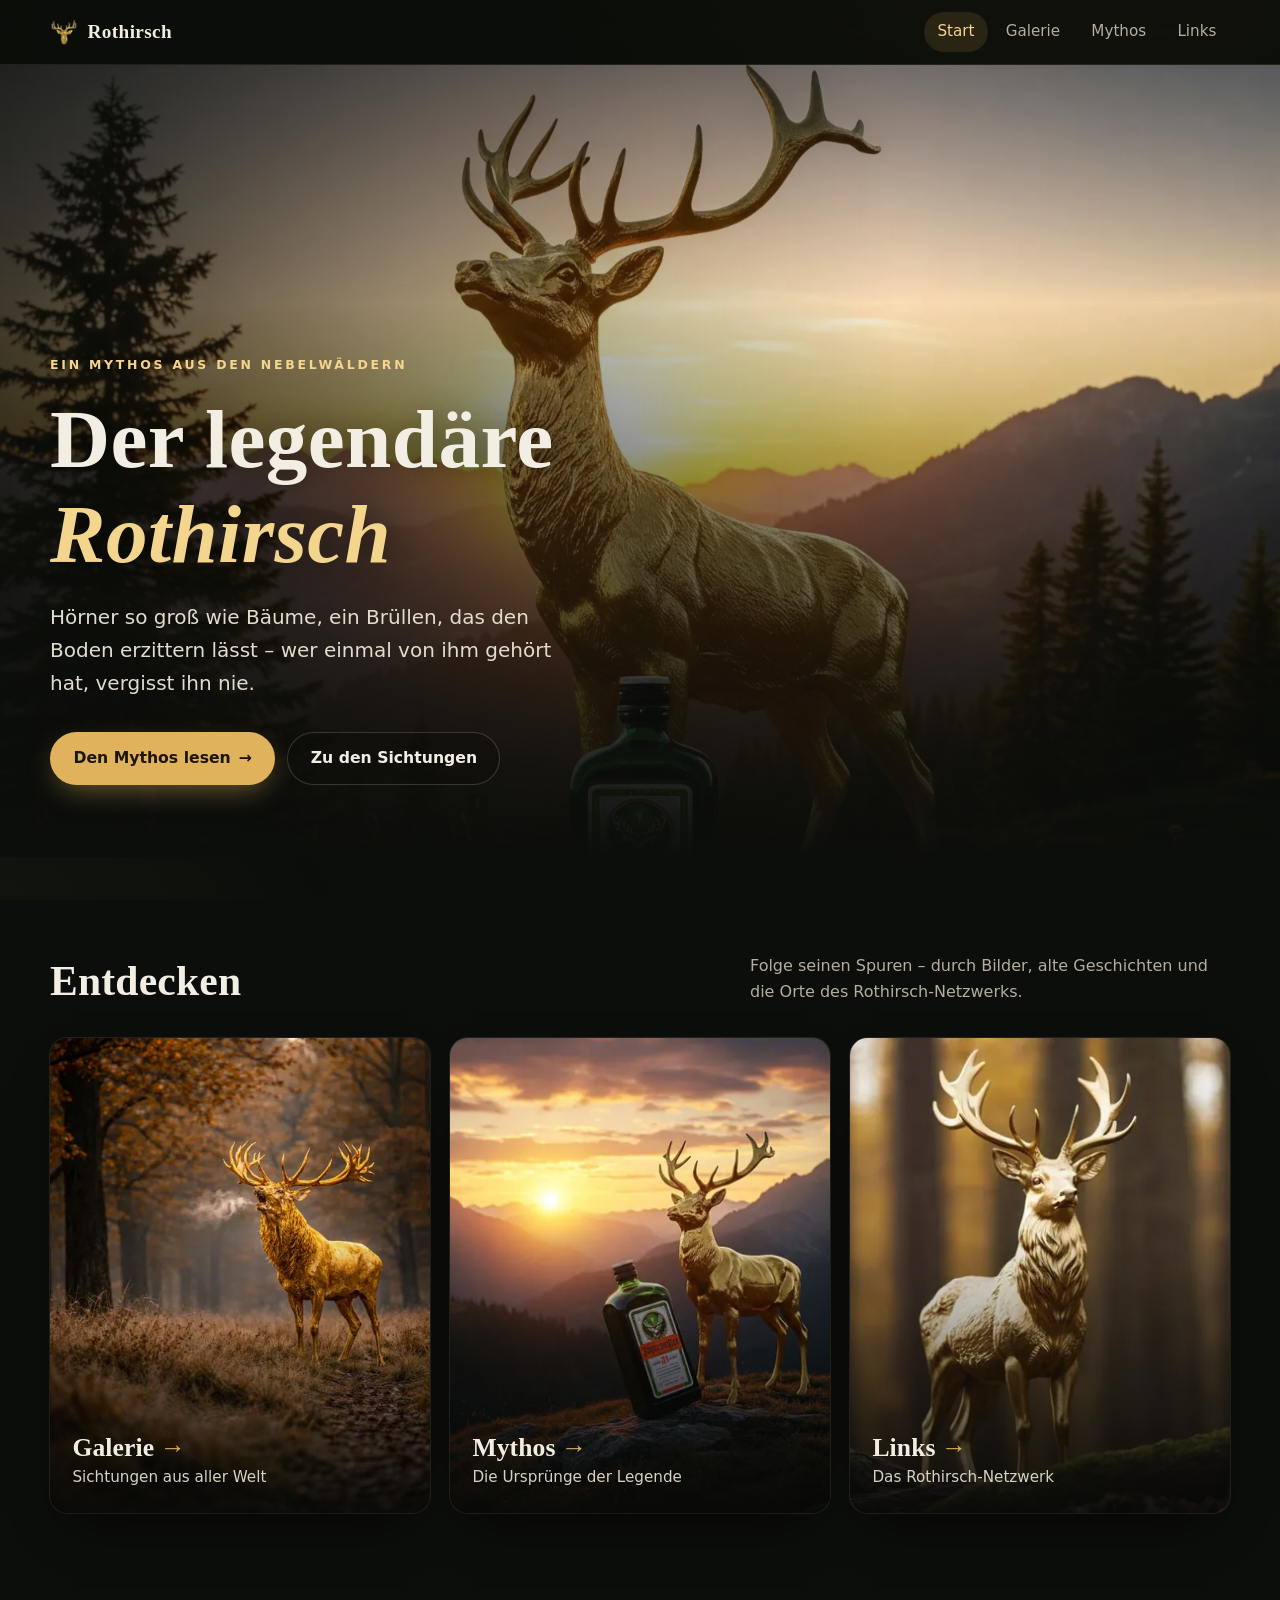
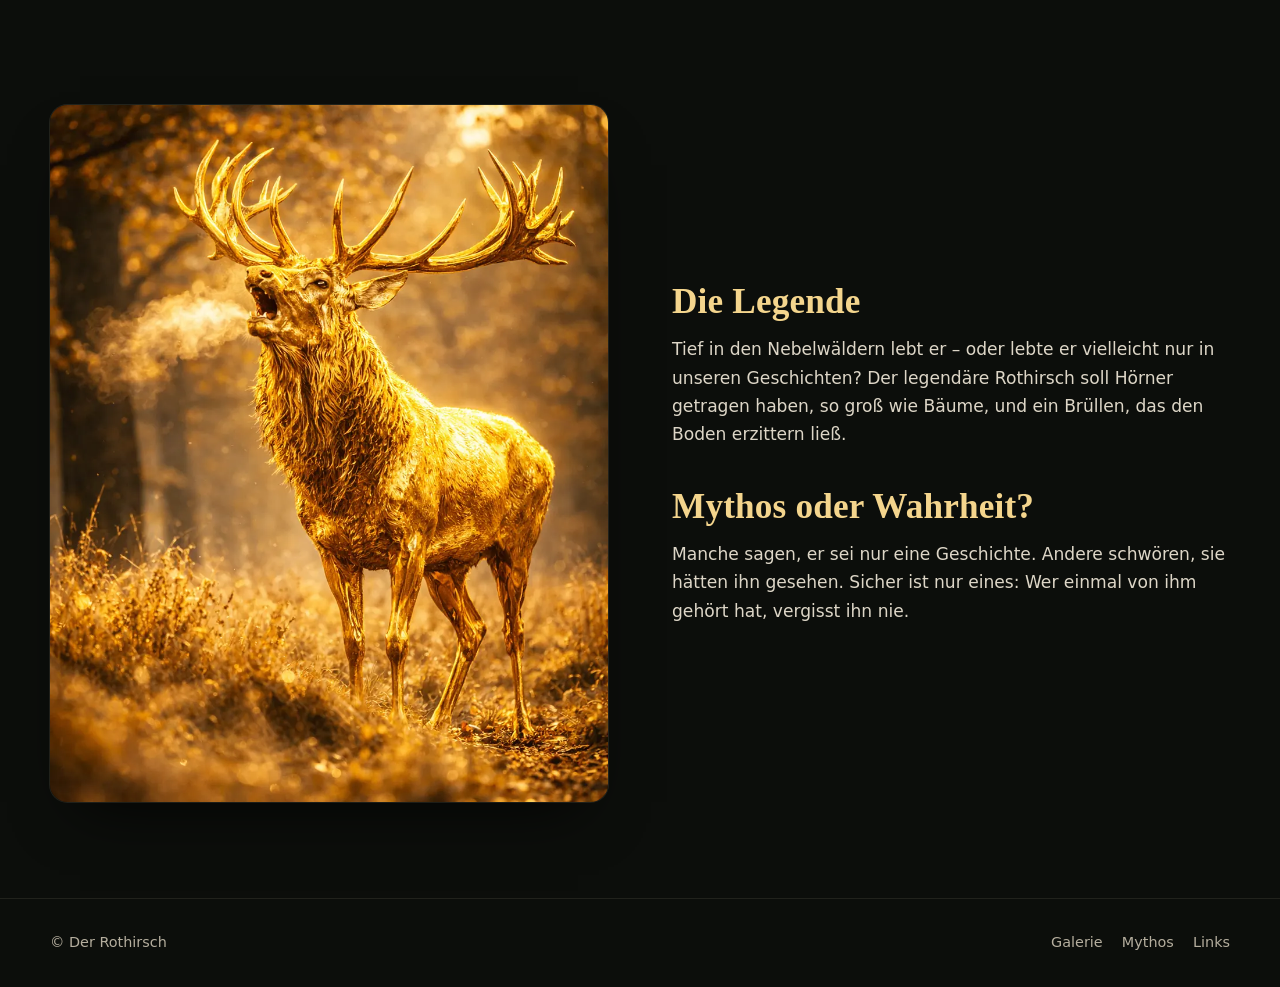
<file: index.html>
<!DOCTYPE html>
<html lang="de">
<head>
  <meta charset="UTF-8">
  <meta name="viewport" content="width=device-width, initial-scale=1">
  <title>Der legendäre Rothirsch</title>
  <meta name="description" content="Tief in den Nebelwäldern lebt er – oder nur in unseren Geschichten? Die Legende, Sichtungen und der Mythos des legendären Rothirschs.">
  <meta name="theme-color" content="#0c0e0b">
  <link rel="canonical" href="https://www.rothirsch.net/">
  <meta property="og:type" content="website">
  <meta property="og:title" content="Der legendäre Rothirsch">
  <meta property="og:description" content="Die Legende, Sichtungen und der Mythos des legendären Rothirschs.">
  <meta property="og:url" content="https://www.rothirsch.net/">
  <meta property="og:image" content="https://www.rothirsch.net/images/opt/og.jpg">
  <meta name="twitter:card" content="summary_large_image">
  <link rel="icon" href="favicon.png" type="image/png">
  <link rel="apple-touch-icon" href="images/opt/apple-touch-icon.png">
  <link rel="preload" as="image" type="image/webp" fetchpriority="high"
        imagesrcset="images/opt/rothirsch1-480.webp 480w, images/opt/rothirsch1-960.webp 960w, images/opt/rothirsch1-1600.webp 1600w" imagesizes="100vw">
  <link rel="stylesheet" href="style.css">
  <script>document.documentElement.classList.add('js')</script>
  <script src="site.js" defer></script>
</head>
<body>
  <a class="skip" href="#main">Zum Inhalt springen</a>

  <header class="site-header">
    <div class="wrap">
      <a class="brand" href="index.html"><img src="images/opt/favicon-32.png" width="28" height="28" alt="">Rothirsch</a>
      <nav class="nav" aria-label="Hauptnavigation">
        <a href="index.html" aria-current="page">Start</a>
        <a href="gallery.html">Galerie</a>
        <a href="myth.html">Mythos</a>
        <a href="hub.html">Links</a>
      </nav>
    </div>
  </header>

  <main id="main">
    <section class="hero">
      <div class="hero-bg">
        <img src="images/opt/rothirsch1-1600.webp"
             srcset="images/opt/rothirsch1-480.webp 480w, images/opt/rothirsch1-960.webp 960w, images/opt/rothirsch1-1600.webp 1600w"
             sizes="100vw" width="1600" height="1600" fetchpriority="high" decoding="async"
             alt="Der goldene Rothirsch auf einer Bergwiese bei Sonnenuntergang">
      </div>
      <div class="wrap">
        <div class="hero-content">
          <span class="eyebrow">Ein Mythos aus den Nebelwäldern</span>
          <h1>Der legendäre <em>Rothirsch</em></h1>
          <p class="lead">Hörner so groß wie Bäume, ein Brüllen, das den Boden erzittern lässt – wer einmal von ihm gehört hat, vergisst ihn nie.</p>
          <div class="actions">
            <a class="btn btn-primary" href="myth.html">Den Mythos lesen <span aria-hidden="true">→</span></a>
            <a class="btn btn-ghost" href="gallery.html">Zu den Sichtungen</a>
          </div>
        </div>
      </div>
    </section>

    <section class="section" aria-labelledby="explore">
      <div class="wrap">
        <div class="section-head reveal">
          <h2 id="explore">Entdecken</h2>
          <p>Folge seinen Spuren – durch Bilder, alte Geschichten und die Orte des Rothirsch-Netzwerks.</p>
        </div>
        <div class="tiles">
          <a class="tile reveal" href="gallery.html">
            <img src="images/opt/rothirsch5-480.webp" srcset="images/opt/rothirsch5-480.webp 480w, images/opt/rothirsch5-960.webp 960w"
                 sizes="(max-width: 600px) 100vw, 380px" width="480" height="720" loading="lazy" decoding="async"
                 alt="Rothirsch im herbstlichen Wald">
            <div class="tile-body"><h3>Galerie<span class="arrow" aria-hidden="true">→</span></h3><p>Sichtungen aus aller Welt</p></div>
          </a>
          <a class="tile reveal" href="myth.html">
            <img src="images/opt/rothirsch3-480.webp" srcset="images/opt/rothirsch3-480.webp 480w, images/opt/rothirsch3-960.webp 960w"
                 sizes="(max-width: 600px) 100vw, 380px" width="480" height="480" loading="lazy" decoding="async"
                 alt="Der Wächter des Waldes im Abendlicht">
            <div class="tile-body"><h3>Mythos<span class="arrow" aria-hidden="true">→</span></h3><p>Die Ursprünge der Legende</p></div>
          </a>
          <a class="tile reveal" href="hub.html">
            <img src="images/opt/rothirsch2-480.webp" srcset="images/opt/rothirsch2-480.webp 480w, images/opt/rothirsch2-960.webp 703w"
                 sizes="(max-width: 600px) 100vw, 380px" width="480" height="481" loading="lazy" decoding="async"
                 alt="Rothirsch zwischen hohen Bäumen">
            <div class="tile-body"><h3>Links<span class="arrow" aria-hidden="true">→</span></h3><p>Das Rothirsch-Netzwerk</p></div>
          </a>
        </div>
      </div>
    </section>

    <section class="section" aria-labelledby="legende">
      <div class="wrap split">
        <figure class="reveal">
          <img src="images/opt/rothirsch4-480.webp" srcset="images/opt/rothirsch4-480.webp 480w, images/opt/rothirsch4-960.webp 960w"
               sizes="(max-width: 700px) 100vw, 560px" width="480" height="720" loading="lazy" decoding="async"
               alt="Röhrender Rothirsch im goldenen Morgenlicht">
        </figure>
        <div class="prose reveal">
          <h2 id="legende">Die Legende</h2>
          <p>Tief in den Nebelwäldern lebt er – oder lebte er vielleicht nur in unseren Geschichten? Der legendäre Rothirsch soll Hörner getragen haben, so groß wie Bäume, und ein Brüllen, das den Boden erzittern ließ.</p>
          <h2>Mythos oder Wahrheit?</h2>
          <p>Manche sagen, er sei nur eine Geschichte. Andere schwören, sie hätten ihn gesehen. Sicher ist nur eines: Wer einmal von ihm gehört hat, vergisst ihn nie.</p>
        </div>
      </div>
    </section>
  </main>

  <footer class="site-footer">
    <div class="wrap">
      <span>© Der Rothirsch</span>
      <nav aria-label="Fußzeile">
        <a href="gallery.html">Galerie</a>
        <a href="myth.html">Mythos</a>
        <a href="hub.html">Links</a>
      </nav>
    </div>
  </footer>
</body>
</html>
</file>
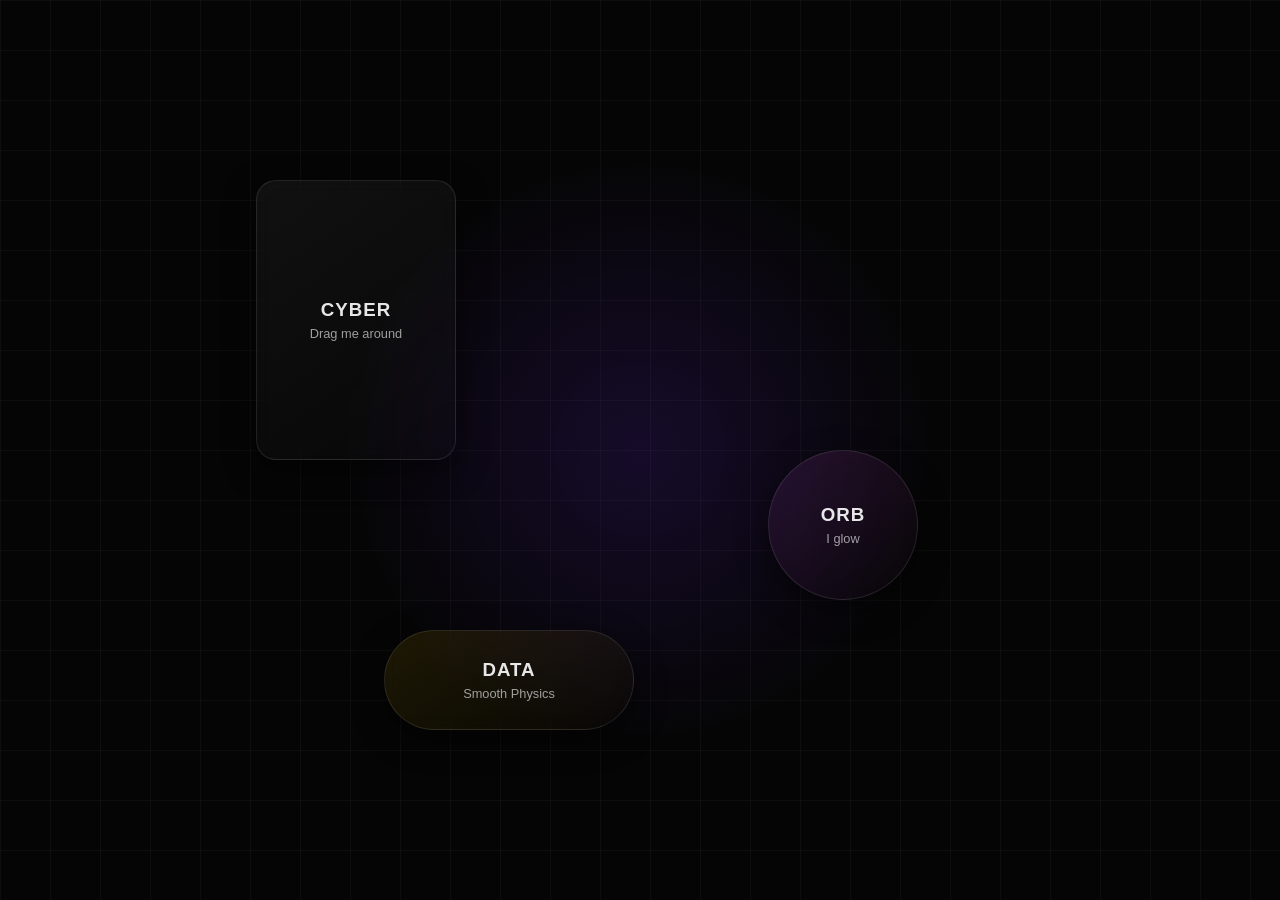
<file: tests/index.html>
<!DOCTYPE html>
<html lang="en">
<head>
    <meta charset="UTF-8">
    <meta name="viewport" content="width=device-width, initial-scale=1.0">
    <title>Neon Drag Interface</title>
    <style>
        /* --- 1. Reset & Base Styles --- */
        * {
            box-sizing: border-box;
            margin: 0;
            padding: 0;
            user-select: none; /* Prevents highlighting text while dragging */
        }

        body {
            height: 100vh;
            width: 100vw;
            overflow: hidden;
            background-color: #050505;
            font-family: 'Segoe UI', sans-serif;
            display: flex;
            justify-content: center;
            align-items: center;
            color: white;
        }

        /* --- 2. Background Grid & Atmosphere --- */
        .background {
            position: absolute;
            top: 0;
            left: 0;
            width: 100%;
            height: 100%;
            background-image: 
                linear-gradient(rgba(255, 255, 255, 0.03) 1px, transparent 1px),
                linear-gradient(90deg, rgba(255, 255, 255, 0.03) 1px, transparent 1px);
            background-size: 50px 50px;
            z-index: -1;
        }

        /* Ambient Glow in the center */
        .ambient-light {
            position: absolute;
            width: 600px;
            height: 600px;
            background: radial-gradient(circle, rgba(120, 50, 255, 0.15), transparent 70%);
            top: 50%;
            left: 50%;
            transform: translate(-50%, -50%);
            z-index: -1;
            animation: pulse 8s infinite alternate;
        }

        /* --- 3. Draggable Objects --- */
        .draggable {
            position: absolute;
            cursor: grab;
            display: flex;
            justify-content: center;
            align-items: center;
            flex-direction: column;
            backdrop-filter: blur(10px);
            -webkit-backdrop-filter: blur(10px);
            border: 1px solid rgba(255, 255, 255, 0.1);
            box-shadow: 0 10px 30px rgba(0, 0, 0, 0.5);
            transition: transform 0.1s cubic-bezier(0.2, 0.8, 0.2, 1), box-shadow 0.2s, border-color 0.2s;
            will-change: transform;
        }

        /* State: Hover */
        .draggable:hover {
            border-color: rgba(255, 255, 255, 0.3);
            box-shadow: 0 15px 40px rgba(0, 0, 0, 0.6);
            z-index: 100; /* Pop slightly above others */
        }

        /* State: Active (Being Dragged) */
        .draggable.active {
            cursor: grabbing;
            transform: scale(1.05);
            box-shadow: 0 20px 50px rgba(0, 0, 0, 0.8), 0 0 20px var(--glow-color);
            border-color: var(--glow-color);
            z-index: 1000 !important;
        }

        /* Unique Item Styles */
        .card {
            width: 200px;
            height: 280px;
            border-radius: 20px;
            background: linear-gradient(145deg, rgba(255, 255, 255, 0.05), rgba(255, 255, 255, 0.01));
            --glow-color: rgba(0, 255, 255, 0.6);
        }

        .circle {
            width: 150px;
            height: 150px;
            border-radius: 50%;
            background: linear-gradient(145deg, rgba(255, 100, 255, 0.1), rgba(255, 100, 255, 0.01));
            --glow-color: rgba(255, 0, 255, 0.6);
        }

        .pill {
            width: 250px;
            height: 100px;
            border-radius: 50px;
            background: linear-gradient(145deg, rgba(255, 200, 0, 0.1), rgba(255, 200, 0, 0.01));
            --glow-color: rgba(255, 200, 0, 0.6);
        }

        /* Text Styling inside items */
        h3 { font-weight: 600; letter-spacing: 1px; margin-bottom: 5px; opacity: 0.9; }
        p { font-size: 0.8rem; opacity: 0.6; }

        /* --- 4. Animations --- */
        @keyframes pulse {
            0% { opacity: 0.5; transform: translate(-50%, -50%) scale(1); }
            100% { opacity: 0.8; transform: translate(-50%, -50%) scale(1.2); }
        }

        /* Initial Floating Animation (paused when dragging) */
        @keyframes float {
            0% { margin-top: 0px; }
            50% { margin-top: -15px; }
            100% { margin-top: 0px; }
        }

        .draggable .content {
            animation: float 6s ease-in-out infinite;
            pointer-events: none; /* Clicks pass through to the parent */
            text-align: center;
        }

        .draggable.active .content {
            animation-play-state: paused;
        }

    </style>
</head>
<body>

    <div class="background"></div>
    <div class="ambient-light"></div>

    <div class="draggable card" style="top: 20%; left: 20%;">
        <div class="content">
            <h3>CYBER</h3>
            <p>Drag me around</p>
        </div>
    </div>

    <div class="draggable circle" style="top: 50%; left: 60%;">
        <div class="content">
            <h3>ORB</h3>
            <p>I glow</p>
        </div>
    </div>

    <div class="draggable pill" style="top: 70%; left: 30%;">
        <div class="content">
            <h3>DATA</h3>
            <p>Smooth Physics</p>
        </div>
    </div>

    <script>
        // --- JavaScript Logic ---

        const draggables = document.querySelectorAll('.draggable');
        let activeItem = null;
        let initialX, initialY;
        let currentX, currentY;
        let xOffset = 0, yOffset = 0;

        draggables.forEach(item => {
            // Mouse Events
            item.addEventListener('mousedown', dragStart);
            
            // Touch Events (Mobile)
            item.addEventListener('touchstart', dragStart);
        });

        // Add global listeners to body so dragging doesn't break if you move mouse fast
        document.body.addEventListener('mouseup', dragEnd);
        document.body.addEventListener('touchend', dragEnd);
        document.body.addEventListener('mousemove', drag);
        document.body.addEventListener('touchmove', drag);

        function dragStart(e) {
            if (e.type === "touchstart") {
                initialX = e.touches[0].clientX - xOffset;
                initialY = e.touches[0].clientY - yOffset;
            } else {
                initialX = e.clientX - xOffset;
                initialY = e.clientY - yOffset;
            }

            activeItem = e.currentTarget;
            
            // Get current transform values if they exist
            // This logic is simplified; for a robust app, we would parse the matrix
            // But here we reset offsets based on the element's current computed style position
            // To make "pickup and drop" work seamlessly, we calculate the offset relative to the element rect
            
            const rect = activeItem.getBoundingClientRect();
            
            if (e.type === "touchstart") {
               xOffset = e.touches[0].clientX - rect.left;
               yOffset = e.touches[0].clientY - rect.top;
            } else {
               xOffset = e.clientX - rect.left;
               yOffset = e.clientY - rect.top;
            }
            
            activeItem.classList.add('active');
        }

        function dragEnd(e) {
            if (activeItem) {
                activeItem.classList.remove('active');
                activeItem = null;
            }
        }

        function drag(e) {
            if (activeItem) {
                e.preventDefault();
                
                let clientX, clientY;

                if (e.type === "touchmove") {
                    clientX = e.touches[0].clientX;
                    clientY = e.touches[0].clientY;
                } else {
                    clientX = e.clientX;
                    clientY = e.clientY;
                }

                // Calculate new position
                const newX = clientX - xOffset;
                const newY = clientY - yOffset;

                // Apply new position
                activeItem.style.left = `${newX}px`;
                activeItem.style.top = `${newY}px`;
            }
        }
    </script>
</body>
</html>
</file>
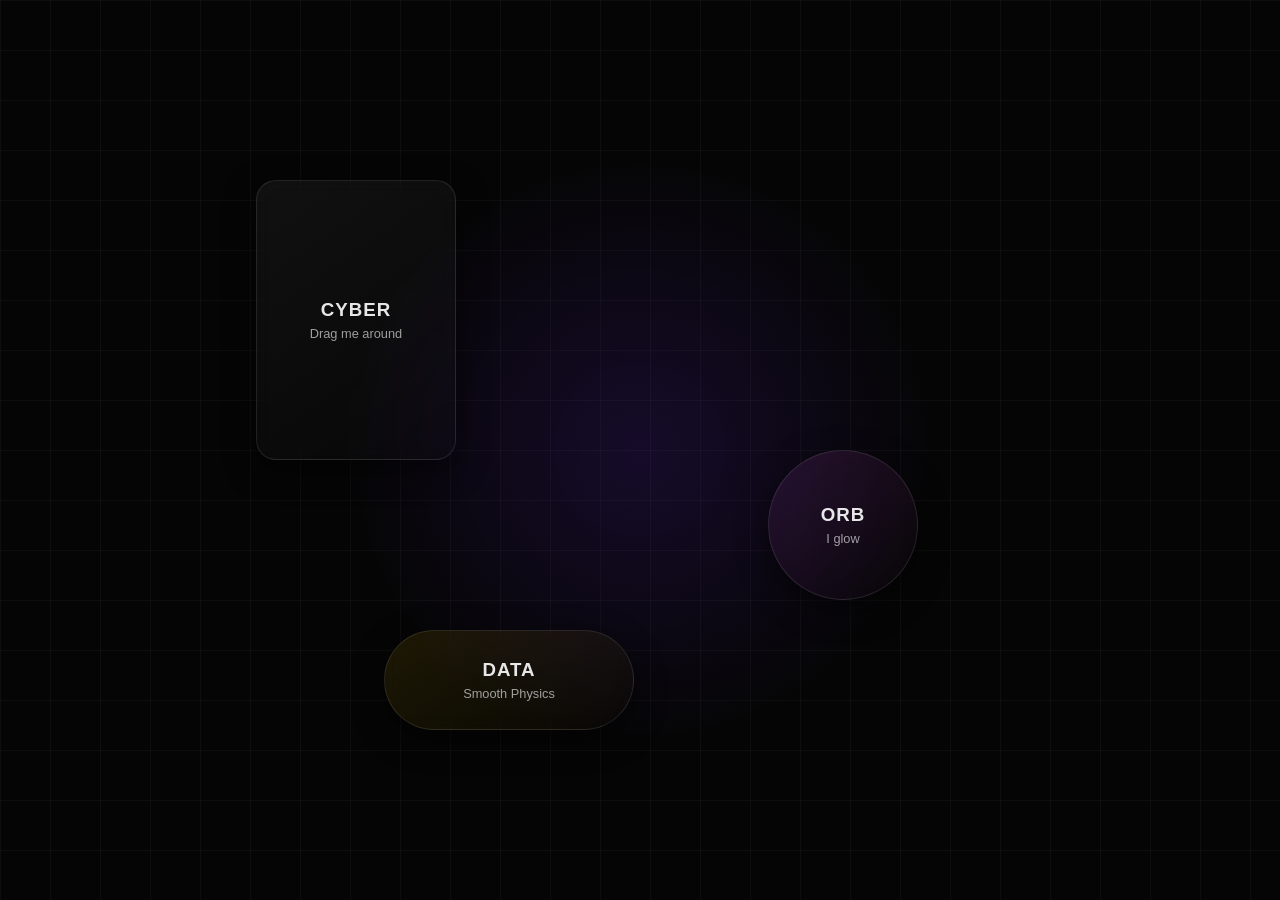
<file: forms_tests.html>
<!DOCTYPE html>
<html lang="en">
<head>
    <meta charset="UTF-8">
    <meta name="viewport" content="width=device-width, initial-scale=1.0">
    <title>Neon Drag Interface</title>
    <style>
        /* --- 1. Reset & Base Styles --- */
        * {
            box-sizing: border-box;
            margin: 0;
            padding: 0;
            user-select: none; /* Prevents highlighting text while dragging */
        }

        body {
            height: 100vh;
            width: 100vw;
            overflow: hidden;
            background-color: #050505;
            font-family: 'Segoe UI', sans-serif;
            display: flex;
            justify-content: center;
            align-items: center;
            color: white;
        }

        /* --- 2. Background Grid & Atmosphere --- */
        .background {
            position: absolute;
            top: 0;
            left: 0;
            width: 100%;
            height: 100%;
            background-image: 
                linear-gradient(rgba(255, 255, 255, 0.03) 1px, transparent 1px),
                linear-gradient(90deg, rgba(255, 255, 255, 0.03) 1px, transparent 1px);
            background-size: 50px 50px;
            z-index: -1;
        }

        /* Ambient Glow in the center */
        .ambient-light {
            position: absolute;
            width: 600px;
            height: 600px;
            background: radial-gradient(circle, rgba(120, 50, 255, 0.15), transparent 70%);
            top: 50%;
            left: 50%;
            transform: translate(-50%, -50%);
            z-index: -1;
            animation: pulse 8s infinite alternate;
        }

        /* --- 3. Draggable Objects --- */
        .draggable {
            position: absolute;
            cursor: grab;
            display: flex;
            justify-content: center;
            align-items: center;
            flex-direction: column;
            backdrop-filter: blur(10px);
            -webkit-backdrop-filter: blur(10px);
            border: 1px solid rgba(255, 255, 255, 0.1);
            box-shadow: 0 10px 30px rgba(0, 0, 0, 0.5);
            transition: transform 0.1s cubic-bezier(0.2, 0.8, 0.2, 1), box-shadow 0.2s, border-color 0.2s;
            will-change: transform;
        }

        /* State: Hover */
        .draggable:hover {
            border-color: rgba(255, 255, 255, 0.3);
            box-shadow: 0 15px 40px rgba(0, 0, 0, 0.6);
            z-index: 100; /* Pop slightly above others */
        }

        /* State: Active (Being Dragged) */
        .draggable.active {
            cursor: grabbing;
            transform: scale(1.05);
            box-shadow: 0 20px 50px rgba(0, 0, 0, 0.8), 0 0 20px var(--glow-color);
            border-color: var(--glow-color);
            z-index: 1000 !important;
        }

        /* Unique Item Styles */
        .card {
            width: 200px;
            height: 280px;
            border-radius: 20px;
            background: linear-gradient(145deg, rgba(255, 255, 255, 0.05), rgba(255, 255, 255, 0.01));
            --glow-color: rgba(0, 255, 255, 0.6);
        }

        .circle {
            width: 150px;
            height: 150px;
            border-radius: 50%;
            background: linear-gradient(145deg, rgba(255, 100, 255, 0.1), rgba(255, 100, 255, 0.01));
            --glow-color: rgba(255, 0, 255, 0.6);
        }

        .pill {
            width: 250px;
            height: 100px;
            border-radius: 50px;
            background: linear-gradient(145deg, rgba(255, 200, 0, 0.1), rgba(255, 200, 0, 0.01));
            --glow-color: rgba(255, 200, 0, 0.6);
        }

        /* Text Styling inside items */
        h3 { font-weight: 600; letter-spacing: 1px; margin-bottom: 5px; opacity: 0.9; }
        p { font-size: 0.8rem; opacity: 0.6; }

        /* --- 4. Animations --- */
        @keyframes pulse {
            0% { opacity: 0.5; transform: translate(-50%, -50%) scale(1); }
            100% { opacity: 0.8; transform: translate(-50%, -50%) scale(1.2); }
        }

        /* Initial Floating Animation (paused when dragging) */
        @keyframes float {
            0% { margin-top: 0px; }
            50% { margin-top: -15px; }
            100% { margin-top: 0px; }
        }

        .draggable .content {
            animation: float 6s ease-in-out infinite;
            pointer-events: none; /* Clicks pass through to the parent */
            text-align: center;
        }

        .draggable.active .content {
            animation-play-state: paused;
        }

    </style>
</head>
<body>

    <div class="background"></div>
    <div class="ambient-light"></div>

    <div class="draggable card" style="top: 20%; left: 20%;">
        <div class="content">
            <h3>CYBER</h3>
            <p>Drag me around</p>
        </div>
    </div>

    <div class="draggable circle" style="top: 50%; left: 60%;">
        <div class="content">
            <h3>ORB</h3>
            <p>I glow</p>
        </div>
    </div>

    <div class="draggable pill" style="top: 70%; left: 30%;">
        <div class="content">
            <h3>DATA</h3>
            <p>Smooth Physics</p>
        </div>
    </div>

    <script>
        // --- JavaScript Logic ---

        const draggables = document.querySelectorAll('.draggable');
        let activeItem = null;
        let initialX, initialY;
        let currentX, currentY;
        let xOffset = 0, yOffset = 0;

        draggables.forEach(item => {
            // Mouse Events
            item.addEventListener('mousedown', dragStart);
            
            // Touch Events (Mobile)
            item.addEventListener('touchstart', dragStart);
        });

        // Add global listeners to body so dragging doesn't break if you move mouse fast
        document.body.addEventListener('mouseup', dragEnd);
        document.body.addEventListener('touchend', dragEnd);
        document.body.addEventListener('mousemove', drag);
        document.body.addEventListener('touchmove', drag);

        function dragStart(e) {
            if (e.type === "touchstart") {
                initialX = e.touches[0].clientX - xOffset;
                initialY = e.touches[0].clientY - yOffset;
            } else {
                initialX = e.clientX - xOffset;
                initialY = e.clientY - yOffset;
            }

            activeItem = e.currentTarget;
            
            // Get current transform values if they exist
            // This logic is simplified; for a robust app, we would parse the matrix
            // But here we reset offsets based on the element's current computed style position
            // To make "pickup and drop" work seamlessly, we calculate the offset relative to the element rect
            
            const rect = activeItem.getBoundingClientRect();
            
            if (e.type === "touchstart") {
               xOffset = e.touches[0].clientX - rect.left;
               yOffset = e.touches[0].clientY - rect.top;
            } else {
               xOffset = e.clientX - rect.left;
               yOffset = e.clientY - rect.top;
            }
            
            activeItem.classList.add('active');
        }

        function dragEnd(e) {
            if (activeItem) {
                activeItem.classList.remove('active');
                activeItem = null;
            }
        }

        function drag(e) {
            if (activeItem) {
                e.preventDefault();
                
                let clientX, clientY;

                if (e.type === "touchmove") {
                    clientX = e.touches[0].clientX;
                    clientY = e.touches[0].clientY;
                } else {
                    clientX = e.clientX;
                    clientY = e.clientY;
                }

                // Calculate new position
                const newX = clientX - xOffset;
                const newY = clientY - yOffset;

                // Apply new position
                activeItem.style.left = `${newX}px`;
                activeItem.style.top = `${newY}px`;
            }
        }
    </script>
</body>
</html>
</file>
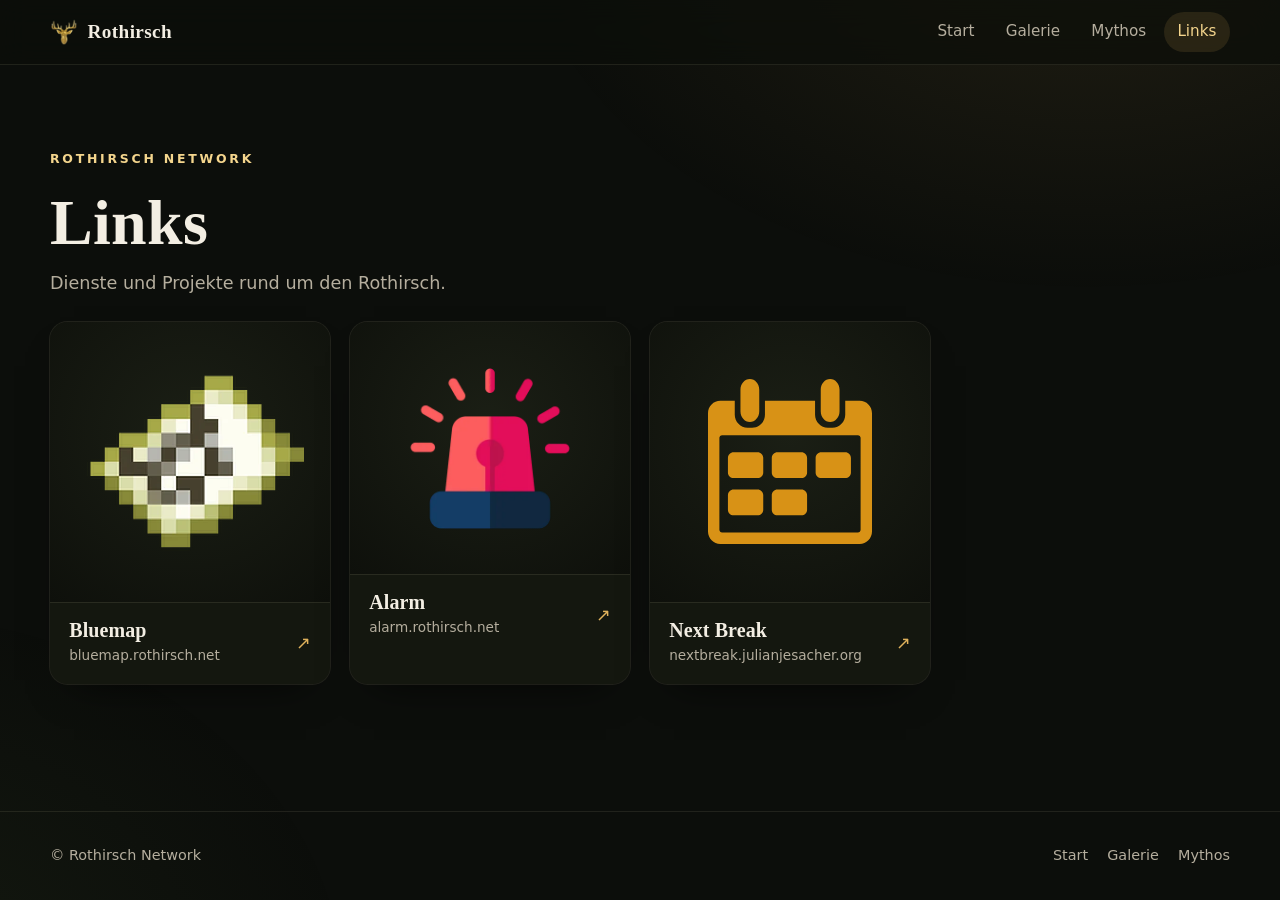
<file: hub.html>
<!DOCTYPE html>
<html lang="de">
<head>
  <meta charset="UTF-8">
  <meta name="viewport" content="width=device-width, initial-scale=1">
  <title>Rothirsch Links</title>
  <meta name="description" content="Das Rothirsch-Netzwerk: Bluemap, Alarm und Next Break.">
  <meta name="theme-color" content="#0c0e0b">
  <link rel="canonical" href="https://www.rothirsch.net/hub.html">
  <link rel="icon" href="favicon.png" type="image/png">
  <link rel="apple-touch-icon" href="images/opt/apple-touch-icon.png">
  <link rel="stylesheet" href="style.css">
</head>
<body>
  <a class="skip" href="#main">Zum Inhalt springen</a>

  <header class="site-header">
    <div class="wrap">
      <a class="brand" href="index.html"><img src="images/opt/favicon-32.png" width="28" height="28" alt="">Rothirsch</a>
      <nav class="nav" aria-label="Hauptnavigation">
        <a href="index.html">Start</a>
        <a href="gallery.html">Galerie</a>
        <a href="myth.html">Mythos</a>
        <a href="hub.html" aria-current="page">Links</a>
      </nav>
    </div>
  </header>

  <main id="main" class="wrap">
    <div class="page-head">
      <span class="eyebrow">Rothirsch Network</span>
      <h1>Links</h1>
      <p>Dienste und Projekte rund um den Rothirsch.</p>
    </div>

    <div class="links">
      <a class="link-card" href="https://bluemap.rothirsch.net">
        <div class="icon pixel"><img src="images/opt/bluemap.webp" width="480" height="480" alt=""></div>
        <div class="meta"><div><h2>Bluemap</h2><small>bluemap.rothirsch.net</small></div><span class="ext" aria-hidden="true">↗</span></div>
      </a>
      <a class="link-card" href="https://alarm.rothirsch.net">
        <div class="icon"><img src="images/opt/alarm.webp" width="480" height="422" alt=""></div>
        <div class="meta"><div><h2>Alarm</h2><small>alarm.rothirsch.net</small></div><span class="ext" aria-hidden="true">↗</span></div>
      </a>
      <a class="link-card" href="https://nextbreak.julianjesacher.org/">
        <div class="icon small"><img src="images/opt/nextbreak.svg" width="432" height="432" alt=""></div>
        <div class="meta"><div><h2>Next Break</h2><small>nextbreak.julianjesacher.org</small></div><span class="ext" aria-hidden="true">↗</span></div>
      </a>
    </div>
  </main>

  <footer class="site-footer">
    <div class="wrap">
      <span>© Rothirsch Network</span>
      <nav aria-label="Fußzeile">
        <a href="index.html">Start</a>
        <a href="gallery.html">Galerie</a>
        <a href="myth.html">Mythos</a>
      </nav>
    </div>
  </footer>
</body>
</html>
</file>
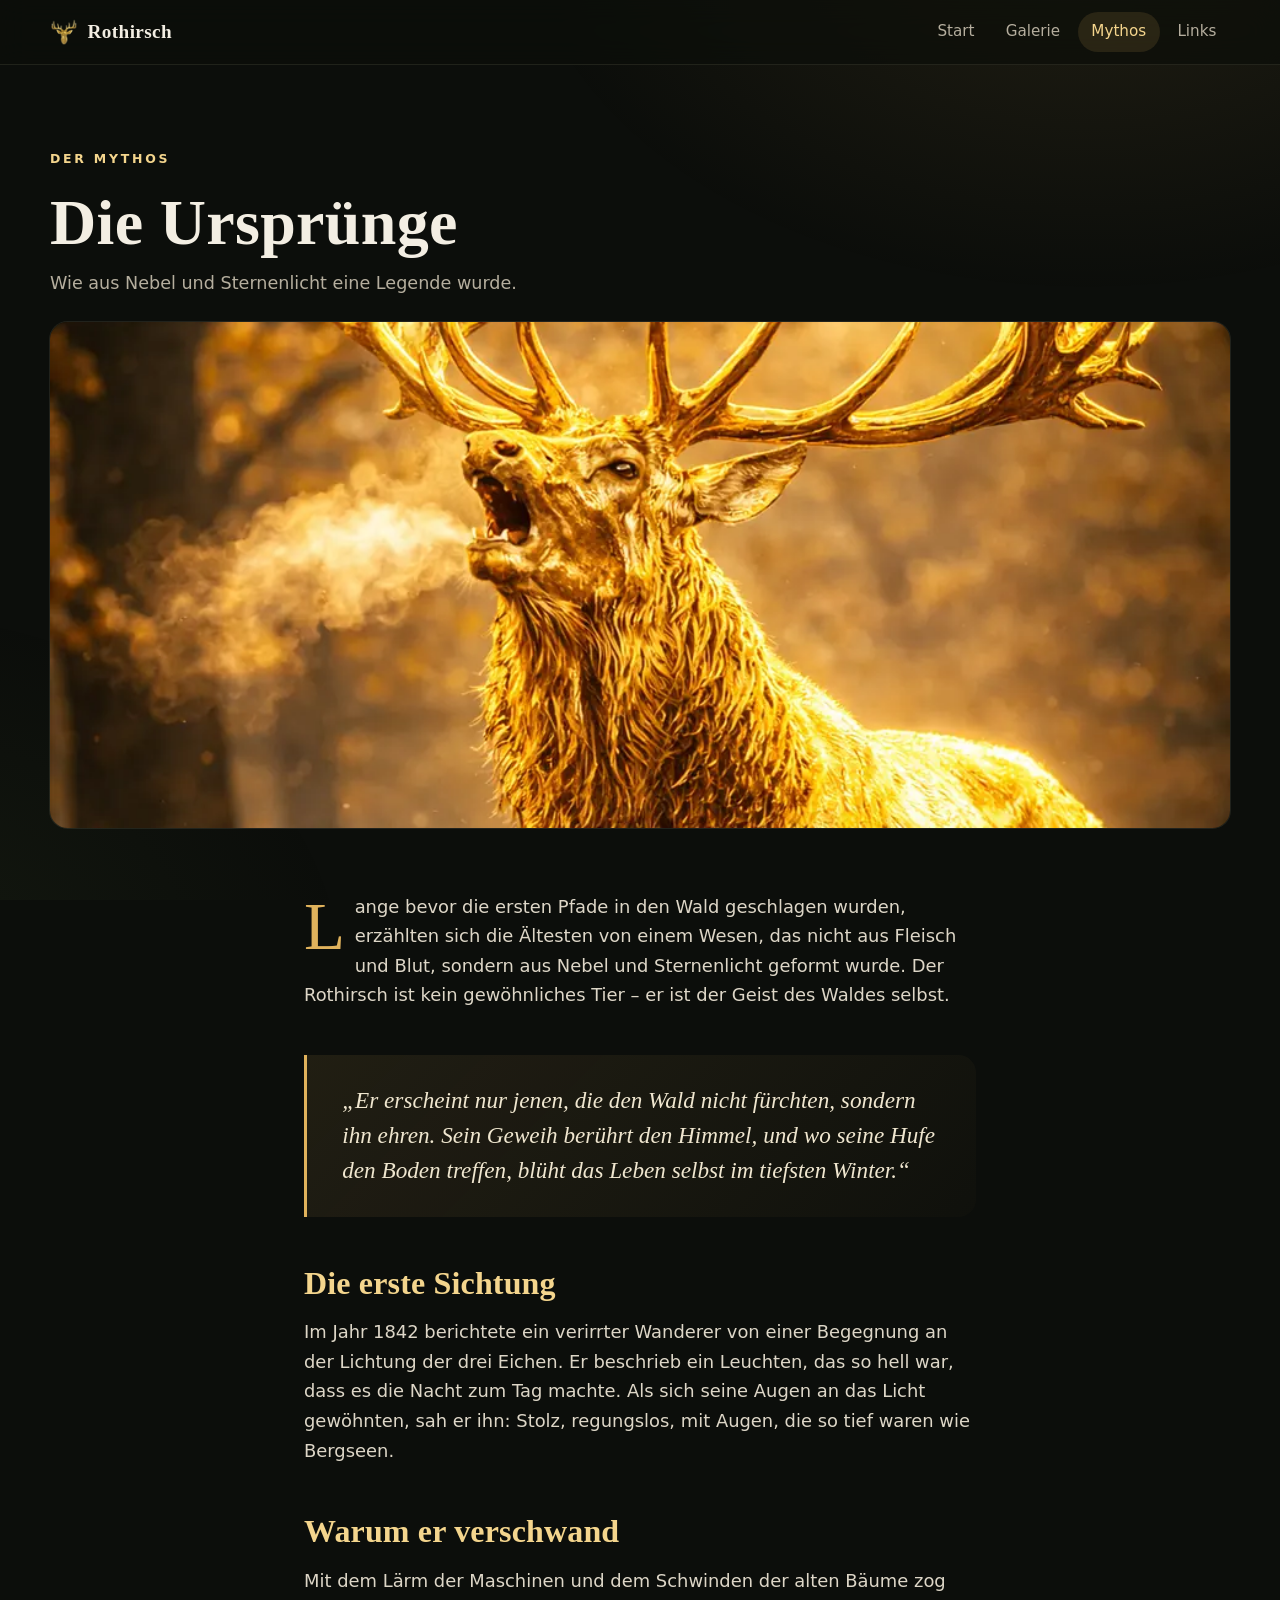
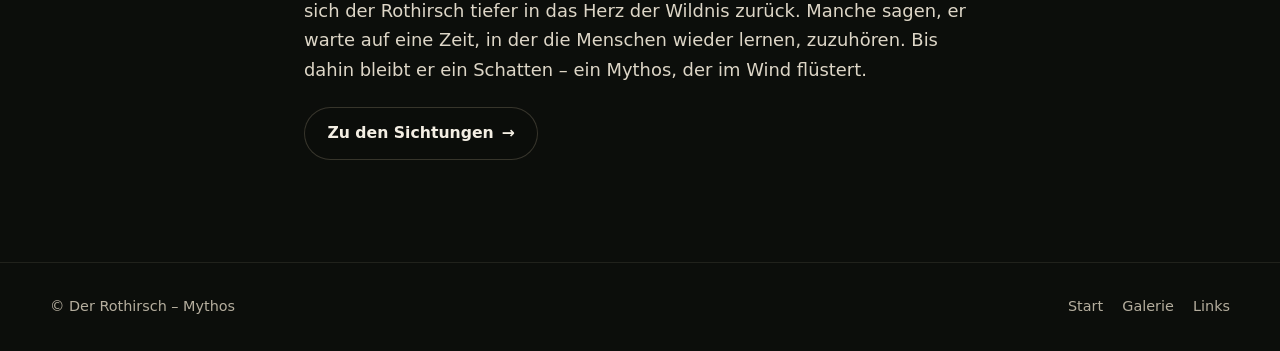
<file: myth.html>
<!DOCTYPE html>
<html lang="de">
<head>
  <meta charset="UTF-8">
  <meta name="viewport" content="width=device-width, initial-scale=1">
  <title>Der Mythos – Die Ursprünge | Rothirsch</title>
  <meta name="description" content="Lange bevor die ersten Pfade in den Wald geschlagen wurden: die Ursprünge des Rothirsch-Mythos, die erste Sichtung 1842 und warum er verschwand.">
  <meta name="theme-color" content="#0c0e0b">
  <link rel="canonical" href="https://www.rothirsch.net/myth.html">
  <meta property="og:title" content="Der Mythos – Die Ursprünge">
  <meta property="og:image" content="https://www.rothirsch.net/images/opt/og.jpg">
  <link rel="icon" href="favicon.png" type="image/png">
  <link rel="apple-touch-icon" href="images/opt/apple-touch-icon.png">
  <link rel="stylesheet" href="style.css">
  <script>document.documentElement.classList.add('js')</script>
  <script src="site.js" defer></script>
</head>
<body>
  <a class="skip" href="#main">Zum Inhalt springen</a>

  <header class="site-header">
    <div class="wrap">
      <a class="brand" href="index.html"><img src="images/opt/favicon-32.png" width="28" height="28" alt="">Rothirsch</a>
      <nav class="nav" aria-label="Hauptnavigation">
        <a href="index.html">Start</a>
        <a href="gallery.html">Galerie</a>
        <a href="myth.html" aria-current="page">Mythos</a>
        <a href="hub.html">Links</a>
      </nav>
    </div>
  </header>

  <main id="main" class="wrap">
    <div class="page-head">
      <span class="eyebrow">Der Mythos</span>
      <h1>Die Ursprünge</h1>
      <p>Wie aus Nebel und Sternenlicht eine Legende wurde.</p>
    </div>

    <figure class="banner">
      <img src="images/opt/rothirsch4-960.webp"
           srcset="images/opt/rothirsch4-480.webp 480w, images/opt/rothirsch4-960.webp 960w"
           sizes="(max-width: 1220px) 100vw, 1180px" width="960" height="1440" fetchpriority="high" decoding="async"
           alt="Röhrender Rothirsch im goldenen Morgenlicht">
    </figure>

    <article class="article">
      <p>Lange bevor die ersten Pfade in den Wald geschlagen wurden, erzählten sich die Ältesten von einem Wesen, das nicht aus Fleisch und Blut, sondern aus Nebel und Sternenlicht geformt wurde. Der Rothirsch ist kein gewöhnliches Tier – er ist der Geist des Waldes selbst.</p>

      <blockquote class="quote reveal">
        „Er erscheint nur jenen, die den Wald nicht fürchten, sondern ihn ehren. Sein Geweih berührt den Himmel, und wo seine Hufe den Boden treffen, blüht das Leben selbst im tiefsten Winter.“
      </blockquote>

      <h2 class="reveal">Die erste Sichtung</h2>
      <p class="reveal">Im Jahr 1842 berichtete ein verirrter Wanderer von einer Begegnung an der Lichtung der drei Eichen. Er beschrieb ein Leuchten, das so hell war, dass es die Nacht zum Tag machte. Als sich seine Augen an das Licht gewöhnten, sah er ihn: Stolz, regungslos, mit Augen, die so tief waren wie Bergseen.</p>

      <h2 class="reveal">Warum er verschwand</h2>
      <p class="reveal">Mit dem Lärm der Maschinen und dem Schwinden der alten Bäume zog sich der Rothirsch tiefer in das Herz der Wildnis zurück. Manche sagen, er warte auf eine Zeit, in der die Menschen wieder lernen, zuzuhören. Bis dahin bleibt er ein Schatten – ein Mythos, der im Wind flüstert.</p>

      <p class="reveal"><a class="btn btn-ghost" href="gallery.html">Zu den Sichtungen <span aria-hidden="true">→</span></a></p>
    </article>
  </main>

  <footer class="site-footer">
    <div class="wrap">
      <span>© Der Rothirsch – Mythos</span>
      <nav aria-label="Fußzeile">
        <a href="index.html">Start</a>
        <a href="gallery.html">Galerie</a>
        <a href="hub.html">Links</a>
      </nav>
    </div>
  </footer>
</body>
</html>
</file>
<file: style.css>
/* Rothirsch — shared styles */
:root {
  --bg: #0c0e0b;
  --surface: #14170f;
  --surface-2: #1b1f15;
  --line: rgba(255, 236, 200, 0.09);
  --line-strong: rgba(255, 236, 200, 0.18);
  --text: #f3eee3;
  --muted: #b5ae9e;
  --gold: #e0b25c;
  --gold-soft: #f4d58d;
  --radius: 1.1rem;
  --wrap: 1180px;
  --serif: "Iowan Old Style", "Palatino Linotype", Palatino, "Book Antiqua", Georgia, serif;
  --sans: system-ui, -apple-system, "Segoe UI", Roboto, sans-serif;
  --ease: cubic-bezier(.2, .7, .2, 1);
  color-scheme: dark;
}

*, *::before, *::after { box-sizing: border-box; }
* { margin: 0; }

html { -webkit-text-size-adjust: 100%; scroll-behavior: smooth; }

body {
  font-family: var(--sans);
  background: var(--bg);
  color: var(--text);
  line-height: 1.65;
  min-height: 100vh;
  min-height: 100svh;
  display: flex;
  flex-direction: column;
  -webkit-font-smoothing: antialiased;
}

/* soft golden glow behind everything */
body::before {
  content: "";
  position: fixed;
  inset: 0;
  z-index: -1;
  pointer-events: none;
  background:
    radial-gradient(60rem 40rem at 85% -10%, rgba(224, 178, 92, .10), transparent 60%),
    radial-gradient(50rem 40rem at -10% 110%, rgba(90, 120, 60, .10), transparent 60%);
}

main { flex: 1; }

img { display: block; max-width: 100%; height: auto; }

a { color: inherit; }

h1, h2, h3 { font-family: var(--serif); font-weight: 600; line-height: 1.15; letter-spacing: .005em; }

:focus-visible { outline: 2px solid var(--gold); outline-offset: 3px; border-radius: 4px; }

.wrap { width: min(100% - 2.5rem, var(--wrap)); margin-inline: auto; }

.skip {
  position: absolute; left: 1rem; top: -4rem; z-index: 100;
  background: var(--gold); color: #1a1408; padding: .6rem 1rem; border-radius: .5rem;
  font-weight: 600; text-decoration: none;
}
.skip:focus { top: 1rem; }

/* ---------- Header ---------- */
.site-header {
  position: sticky; top: 0; z-index: 50;
  background: rgba(12, 14, 11, .72);
  -webkit-backdrop-filter: saturate(140%) blur(14px);
  backdrop-filter: saturate(140%) blur(14px);
  border-bottom: 1px solid var(--line);
}
.site-header .wrap { display: flex; align-items: center; justify-content: space-between; gap: 1rem; min-height: 4rem; }

.brand {
  display: inline-flex; align-items: center; gap: .6rem;
  font-family: var(--serif); font-size: 1.2rem; font-weight: 600; text-decoration: none; letter-spacing: .02em;
}
.brand img { width: 28px; height: 28px; }

.nav { display: flex; gap: .25rem; flex-wrap: wrap; justify-content: flex-end; }
.nav a {
  text-decoration: none; color: var(--muted); font-size: .95rem; font-weight: 500;
  padding: .45rem .85rem; border-radius: 999px;
  transition: color .2s, background-color .2s;
}
.nav a:hover { color: var(--text); background: rgba(255, 236, 200, .06); }
.nav a[aria-current="page"] { color: var(--gold-soft); background: rgba(224, 178, 92, .12); }

/* ---------- Buttons ---------- */
.btn {
  display: inline-flex; align-items: center; gap: .5rem;
  padding: .8rem 1.4rem; border-radius: 999px;
  font-weight: 600; font-size: .98rem; text-decoration: none;
  border: 1px solid transparent;
  transition: transform .25s var(--ease), background-color .25s, border-color .25s, box-shadow .25s;
}
.btn:hover { transform: translateY(-2px); }
.btn-primary { background: var(--gold); color: #1d160a; box-shadow: 0 10px 30px -10px rgba(224, 178, 92, .6); }
.btn-primary:hover { background: var(--gold-soft); }
.btn-ghost { border-color: var(--line-strong); color: var(--text); background: rgba(12, 14, 11, .35); }
.btn-ghost:hover { border-color: var(--gold); }

/* ---------- Hero ---------- */
.hero {
  position: relative; isolation: isolate; overflow: hidden;
  min-height: min(88svh, 900px);
  display: flex; align-items: flex-end;
  padding-block: 8rem 4.5rem;
}
.hero-bg { position: absolute; inset: 0; z-index: -1; }
.hero-bg img { width: 100%; height: 100%; object-fit: cover; object-position: 50% 35%; animation: drift 24s var(--ease) both; }
.hero-bg::after {
  content: ""; position: absolute; inset: 0;
  background:
    linear-gradient(180deg, rgba(12, 14, 11, .35) 0%, rgba(12, 14, 11, 0) 30%, rgba(12, 14, 11, .55) 65%, var(--bg) 100%),
    linear-gradient(90deg, rgba(12, 14, 11, .75) 0%, rgba(12, 14, 11, 0) 70%);
}
.hero-content { max-width: 40rem; }
.eyebrow {
  display: inline-block; text-transform: uppercase; letter-spacing: .22em; font-size: .78rem; font-weight: 600;
  color: var(--gold-soft); margin-bottom: 1rem;
}
.hero h1 { font-size: clamp(2.6rem, 7vw, 5.2rem); margin-bottom: 1.1rem; text-wrap: balance; text-shadow: 0 2px 30px rgba(0, 0, 0, .45); }
.hero h1 em { font-style: italic; color: var(--gold-soft); }
.lead { font-size: clamp(1.05rem, 2vw, 1.25rem); color: #e2dccd; max-width: 34rem; margin-bottom: 2rem; }
.actions { display: flex; flex-wrap: wrap; gap: .75rem; }

@keyframes drift { from { transform: scale(1.08); } to { transform: scale(1); } }

/* ---------- Sections ---------- */
.section { padding-block: clamp(3.5rem, 8vw, 6rem); }
.section-head { display: flex; align-items: end; justify-content: space-between; gap: 1rem; margin-bottom: 2rem; flex-wrap: wrap; }
.section-head h2 { font-size: clamp(1.8rem, 4vw, 2.6rem); }
.section-head p { color: var(--muted); max-width: 30rem; }

/* explore cards */
.tiles { display: grid; gap: 1.25rem; grid-template-columns: repeat(auto-fit, minmax(min(100%, 260px), 1fr)); }
.tile {
  position: relative; display: block; overflow: hidden; isolation: isolate;
  border-radius: var(--radius); aspect-ratio: 4 / 5; text-decoration: none;
  background: var(--surface);
  box-shadow: 0 0 0 1px var(--line), 0 24px 50px -24px rgba(0, 0, 0, .8);
  transition: transform .45s var(--ease), box-shadow .45s;
}
.tile img { position: absolute; inset: 0; width: 100%; height: 100%; object-fit: cover; z-index: -2; transition: transform .8s var(--ease); }
.tile::after { content: ""; position: absolute; inset: 0; z-index: -1; background: linear-gradient(180deg, transparent 40%, rgba(8, 9, 7, .92)); }
.tile-body { position: absolute; inset: auto 0 0 0; padding: 1.4rem; }
.tile h3 { font-size: 1.6rem; margin-bottom: .2rem; }
.tile p { color: #d8d1c1; font-size: .95rem; }
.tile .arrow { display: inline-block; margin-left: .35rem; color: var(--gold); transition: transform .3s var(--ease); }
.tile:hover { transform: translateY(-6px); box-shadow: 0 0 0 1px rgba(224, 178, 92, .45), 0 30px 60px -24px rgba(0, 0, 0, .9); }
.tile:hover img { transform: scale(1.06); }
.tile:hover .arrow { transform: translateX(4px); }

/* legend split */
.split { display: grid; gap: clamp(2rem, 5vw, 4rem); grid-template-columns: repeat(auto-fit, minmax(min(100%, 320px), 1fr)); align-items: center; }
.split figure img { border-radius: var(--radius); box-shadow: 0 0 0 1px var(--line), 0 30px 60px -30px rgba(0, 0, 0, .9); width: 100%; aspect-ratio: 4 / 5; object-fit: cover; }
.prose h2 { font-size: clamp(1.6rem, 3.4vw, 2.2rem); margin-bottom: .8rem; color: var(--gold-soft); }
.prose h2:not(:first-child) { margin-top: 2.4rem; }
.prose p { color: #ddd6c7; font-size: 1.07rem; }
.prose p + p { margin-top: 1.1rem; }

/* ---------- Page header (sub pages) ---------- */
.page-head { padding-block: clamp(3rem, 7vw, 5rem) 1.5rem; }
.page-head h1 { font-size: clamp(2.4rem, 6vw, 4rem); margin-bottom: .6rem; }
.page-head p { color: var(--muted); font-size: 1.1rem; max-width: 36rem; }

/* ---------- Gallery ---------- */
.masonry { columns: 3 280px; column-gap: 1.25rem; padding-bottom: 4rem; }
.masonry a {
  display: block; break-inside: avoid; margin-bottom: 1.25rem; overflow: hidden;
  border-radius: var(--radius); background: var(--surface);
  box-shadow: 0 0 0 1px var(--line), 0 20px 40px -20px rgba(0, 0, 0, .8);
  transition: box-shadow .35s;
}
.masonry img { width: 100%; transition: transform .7s var(--ease), filter .4s; filter: saturate(.92); }
.masonry a:hover { box-shadow: 0 0 0 1px rgba(224, 178, 92, .5), 0 26px 50px -20px rgba(0, 0, 0, .9); }
.masonry a:hover img { transform: scale(1.04); filter: saturate(1.05); }

.lightbox {
  border: 0; padding: 0; background: transparent; max-width: 100vw; max-height: 100vh;
  width: 100vw; height: 100vh; color: var(--text);
}
.lightbox::backdrop { background: rgba(6, 7, 5, .92); -webkit-backdrop-filter: blur(6px); backdrop-filter: blur(6px); }
.lightbox[open] { display: grid; place-items: center; }
.lightbox img { max-width: min(92vw, 1400px); max-height: 86vh; width: auto; height: auto; border-radius: .8rem; box-shadow: 0 30px 80px rgba(0, 0, 0, .7); }
.lb-btn {
  position: fixed; display: grid; place-items: center; width: 3rem; height: 3rem; border-radius: 999px;
  border: 1px solid var(--line-strong); background: rgba(20, 23, 15, .7); color: var(--text);
  font-size: 1.4rem; cursor: pointer; transition: background-color .2s, border-color .2s;
}
.lb-btn:hover { border-color: var(--gold); background: rgba(40, 34, 20, .9); }
.lb-close { top: 1rem; right: 1rem; }
.lb-prev { left: 1rem; top: 50%; translate: 0 -50%; }
.lb-next { right: 1rem; top: 50%; translate: 0 -50%; }
.lb-count { position: fixed; bottom: 1.2rem; left: 50%; translate: -50% 0; color: var(--muted); font-size: .9rem; }

/* ---------- Myth article ---------- */
.banner { border-radius: var(--radius); overflow: hidden; box-shadow: 0 0 0 1px var(--line); margin-bottom: clamp(2.5rem, 6vw, 4rem); }
.banner img { width: 100%; aspect-ratio: 21 / 9; object-fit: cover; object-position: 50% 30%; }
.article { max-width: 42rem; margin-inline: auto; padding-bottom: 5rem; }
.article > p { font-size: 1.12rem; color: #ddd6c7; margin-bottom: 1.4rem; }
.article > p:first-of-type::first-letter {
  float: left; font-family: var(--serif); font-size: 4.2rem; line-height: .9; padding: .35rem .6rem 0 0; color: var(--gold);
}
.article h2 { font-size: clamp(1.5rem, 3vw, 2rem); color: var(--gold-soft); margin: 3rem 0 1rem; }
.quote {
  position: relative; margin: 2.8rem 0; padding: 1.8rem 1.8rem 1.8rem 2.2rem;
  font-family: var(--serif); font-size: clamp(1.2rem, 2.4vw, 1.45rem); font-style: italic; line-height: 1.5;
  color: #efe6cf; background: linear-gradient(135deg, rgba(224, 178, 92, .10), rgba(224, 178, 92, .02));
  border-left: 3px solid var(--gold); border-radius: 0 var(--radius) var(--radius) 0;
}

/* ---------- Links (hub) ---------- */
.links { display: grid; gap: 1.25rem; grid-template-columns: repeat(auto-fill, minmax(min(100%, 250px), 1fr)); padding-bottom: 4rem; }
.link-card {
  display: flex; flex-direction: column; text-decoration: none; overflow: hidden;
  border-radius: var(--radius); background: var(--surface);
  box-shadow: 0 0 0 1px var(--line), 0 20px 40px -24px rgba(0, 0, 0, .8);
  transition: transform .4s var(--ease), box-shadow .4s;
}
.link-card .icon { display: grid; place-items: center; aspect-ratio: 16 / 10; padding: 1.6rem; background: radial-gradient(circle at 50% 40%, var(--surface-2), #0e100b); }
.link-card .icon.light { background: #f6f4ef; }
.link-card .icon img { max-height: 100%; width: auto; object-fit: contain; transition: transform .5s var(--ease); }
.link-card .icon.pixel img { image-rendering: pixelated; }
.link-card .icon.small img { max-height: 72%; }
.link-card .meta { display: flex; align-items: center; justify-content: space-between; gap: .5rem; padding: 1rem 1.2rem; border-top: 1px solid var(--line); }
.link-card h2 { font-size: 1.25rem; }
.link-card small { color: var(--muted); font-size: .85rem; }
.link-card .ext { color: var(--gold); font-size: 1.1rem; transition: transform .3s var(--ease); }
.link-card:hover { transform: translateY(-5px); box-shadow: 0 0 0 1px rgba(224, 178, 92, .45), 0 26px 50px -24px rgba(0, 0, 0, .9); }
.link-card:hover .icon img { transform: scale(1.06); }
.link-card:hover .ext { transform: translate(3px, -3px); }

/* ---------- 404 ---------- */
.notfound { display: grid; place-items: center; text-align: center; padding-block: 6rem; }
.notfound h1 { font-size: clamp(4rem, 14vw, 8rem); color: var(--gold); }
.notfound p { color: var(--muted); margin: .5rem 0 2rem; font-size: 1.1rem; }

/* ---------- Footer ---------- */
.site-footer { border-top: 1px solid var(--line); padding-block: 2rem; color: var(--muted); font-size: .9rem; }
.site-footer .wrap { display: flex; flex-wrap: wrap; align-items: center; justify-content: space-between; gap: 1rem; }
.site-footer nav { display: flex; gap: 1.2rem; flex-wrap: wrap; }
.site-footer a { text-decoration: none; }
.site-footer a:hover { color: var(--gold-soft); }


/* ---------- Scroll reveal ---------- */
.js .reveal { opacity: 0; transform: translateY(18px); transition: opacity .8s var(--ease), transform .8s var(--ease); }
.js .reveal.in { opacity: 1; transform: none; }

/* ---------- Small screens ---------- */
@media (max-width: 560px) {
  .site-header .wrap { flex-direction: column; justify-content: center; gap: .2rem; padding-block: .6rem; }
  .nav a { padding: .35rem .65rem; font-size: .9rem; }
  .hero { padding-block: 6rem 3rem; }
  .lb-prev, .lb-next { top: auto; bottom: 1rem; translate: none; }
}

@media (prefers-reduced-motion: reduce) {
  *, *::before, *::after { animation: none !important; transition: none !important; scroll-behavior: auto !important; }
  .js .reveal { opacity: 1; transform: none; }
}
</file>
